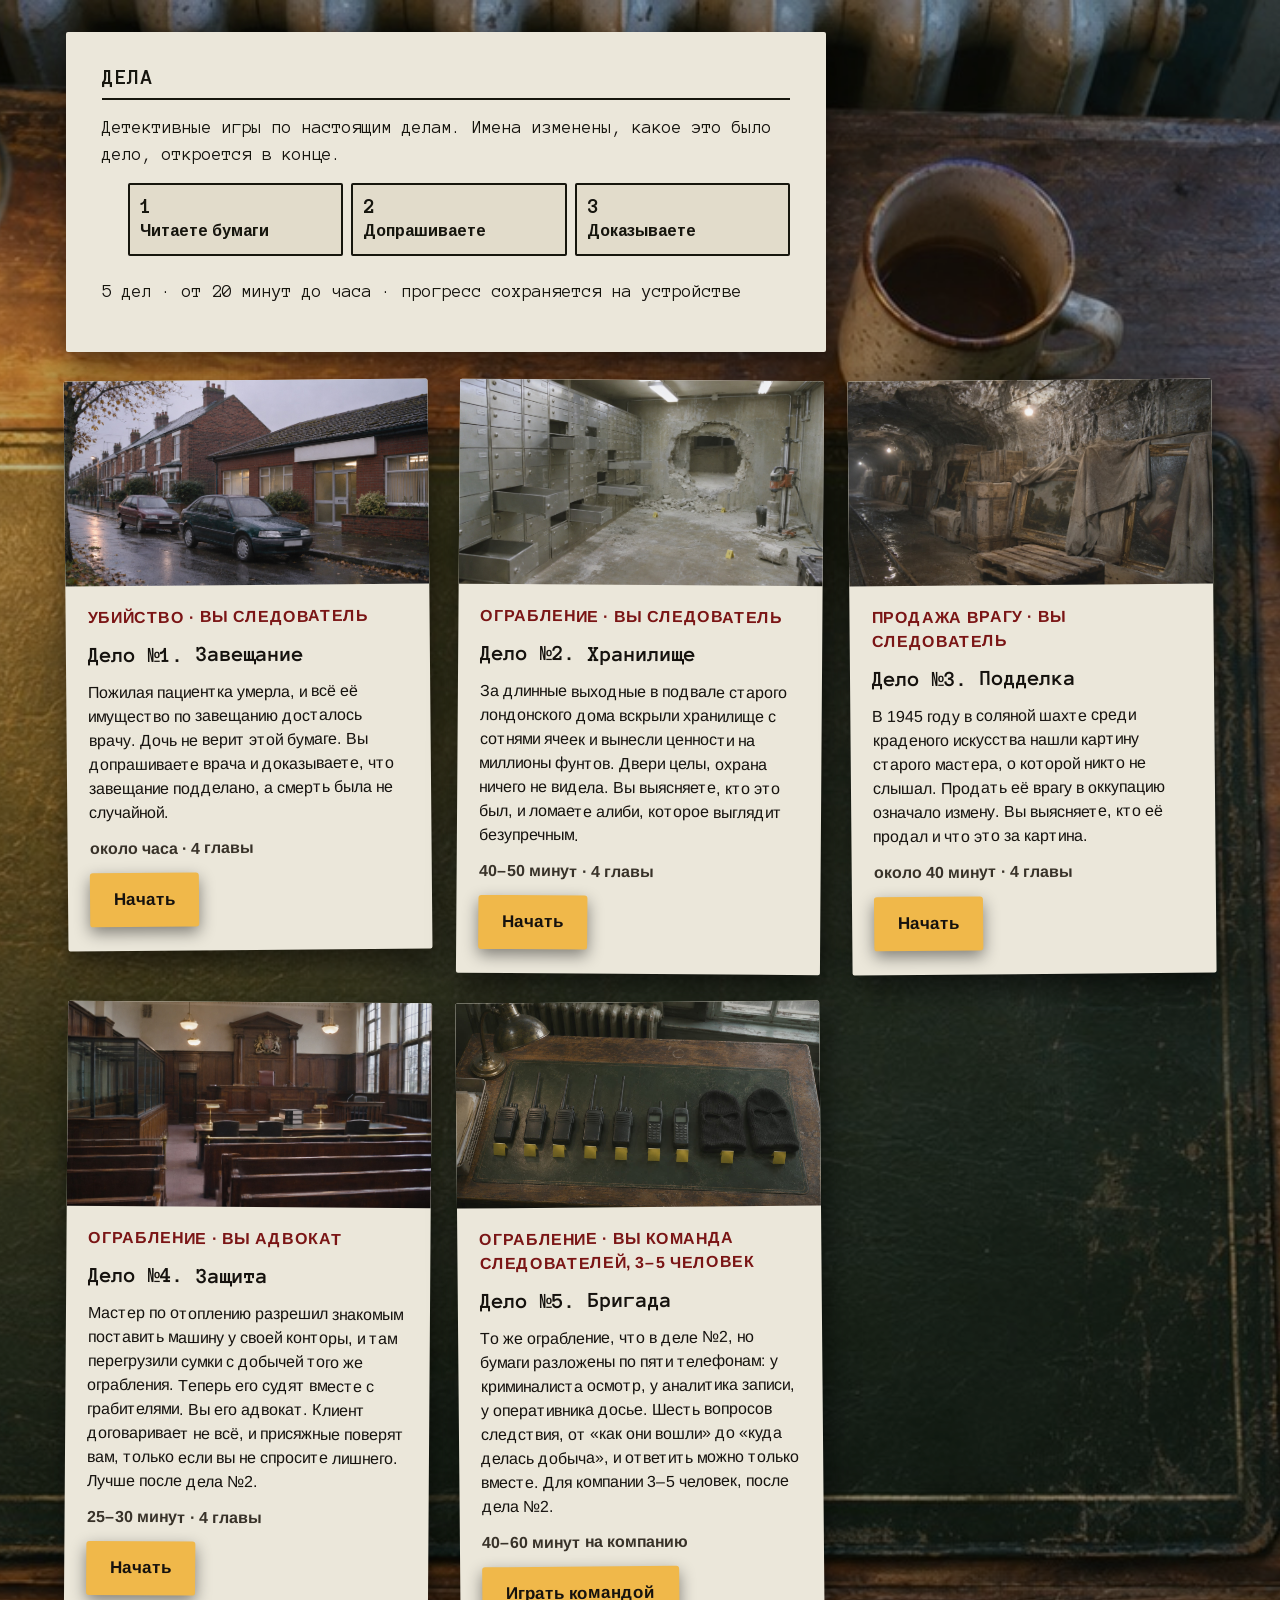
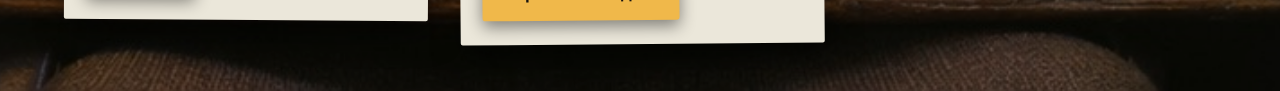
<file: index.html>
<!doctype html>
<html lang="ru">
<head>
<meta charset="utf-8">
<meta name="viewport" content="width=device-width, initial-scale=1, viewport-fit=cover">
<meta name="robots" content="noindex, nofollow, noarchive">
<title>Дело. Игра-расследование</title>
<meta name="description" content="Детективные игры по настоящим делам: читаете документы, допрашиваете, собираете доказательства. Имена изменены, какое это было дело, откроется в конце. Пять дел, одно для компании.">
<meta name="theme-color" content="#16120e">
<meta property="og:type" content="website">
<meta property="og:title" content="Дела. Игры-расследования по настоящим делам">
<meta property="og:description" content="Детективные игры по настоящим делам: читаете документы, допрашиваете, собираете доказательства. Имена изменены, какое это было дело, откроется в конце. Пять дел, одно для компании.">
<meta property="og:image" content="https://varvarayukhina.github.io/shipman-game/img/case-desk.jpg">
<meta property="og:url" content="https://varvarayukhina.github.io/shipman-game/">
<meta name="twitter:card" content="summary_large_image">
<link rel="icon" href="data:image/svg+xml,%3Csvg xmlns='http://www.w3.org/2000/svg' viewBox='0 0 64 64'%3E%3Crect width='64' height='64' rx='8' fill='%2316120e'/%3E%3Crect x='12' y='14' width='40' height='40' rx='2' fill='%23ebe7da'/%3E%3Crect x='18' y='24' width='28' height='4' fill='%2315120e'/%3E%3Crect x='18' y='33' width='28' height='4' fill='%2315120e'/%3E%3Crect x='18' y='42' width='18' height='4' fill='%2315120e'/%3E%3Crect x='30' y='8' width='22' height='12' rx='2' fill='%237a1515' transform='rotate(-8 41 14)'/%3E%3C/svg%3E">
<link rel="stylesheet" href="fonts/fonts.css">
<link rel="stylesheet" href="style.css?v=20261113">
</head>
<body>
<main id="app" tabindex="-1"></main>

<!-- шероховатость машинописи и бумажное зерно: один раз, переиспользуется в CSS -->
<svg width="0" height="0" style="position:absolute" aria-hidden="true" focusable="false">
  <filter id="ink" x="-2%" y="-2%" width="104%" height="104%">
    <feTurbulence type="fractalNoise" baseFrequency="0.8" numOctaves="2" seed="7" result="n"/>
    <feDisplacementMap in="SourceGraphic" in2="n" scale="1.1" xChannelSelector="R" yChannelSelector="G"/>
  </filter>
</svg>

<script src="chapter1.js?v=20261113"></script>
<script src="chapter2.js?v=20261113"></script>
<script src="chapter3.js?v=20261113"></script>
<script src="chapter4.js?v=20261113"></script>
<script src="vault1.js?v=20261113"></script>
<script src="vault2.js?v=20261113"></script>
<script src="vault3.js?v=20261113"></script>
<script src="vault4.js?v=20261113"></script>
<script src="fake1.js?v=20261113"></script>
<script src="fake2.js?v=20261113"></script>
<script src="fake3.js?v=20261113"></script>
<script src="fake4.js?v=20261113"></script>
<script src="defense1.js?v=20261113"></script>
<script src="defensec.js?v=20261113"></script>
<script src="defense2.js?v=20261113"></script>
<script src="defense3.js?v=20261113"></script>
<script src="archive.js?v=20261113"></script>
<script src="guess.js?v=20261113"></script>
<script src="inbox.js?v=20261113"></script>
<script src="team1.js?v=20261113"></script>
<script src="game.js?v=20261113"></script>
</body>
</html>
</file>
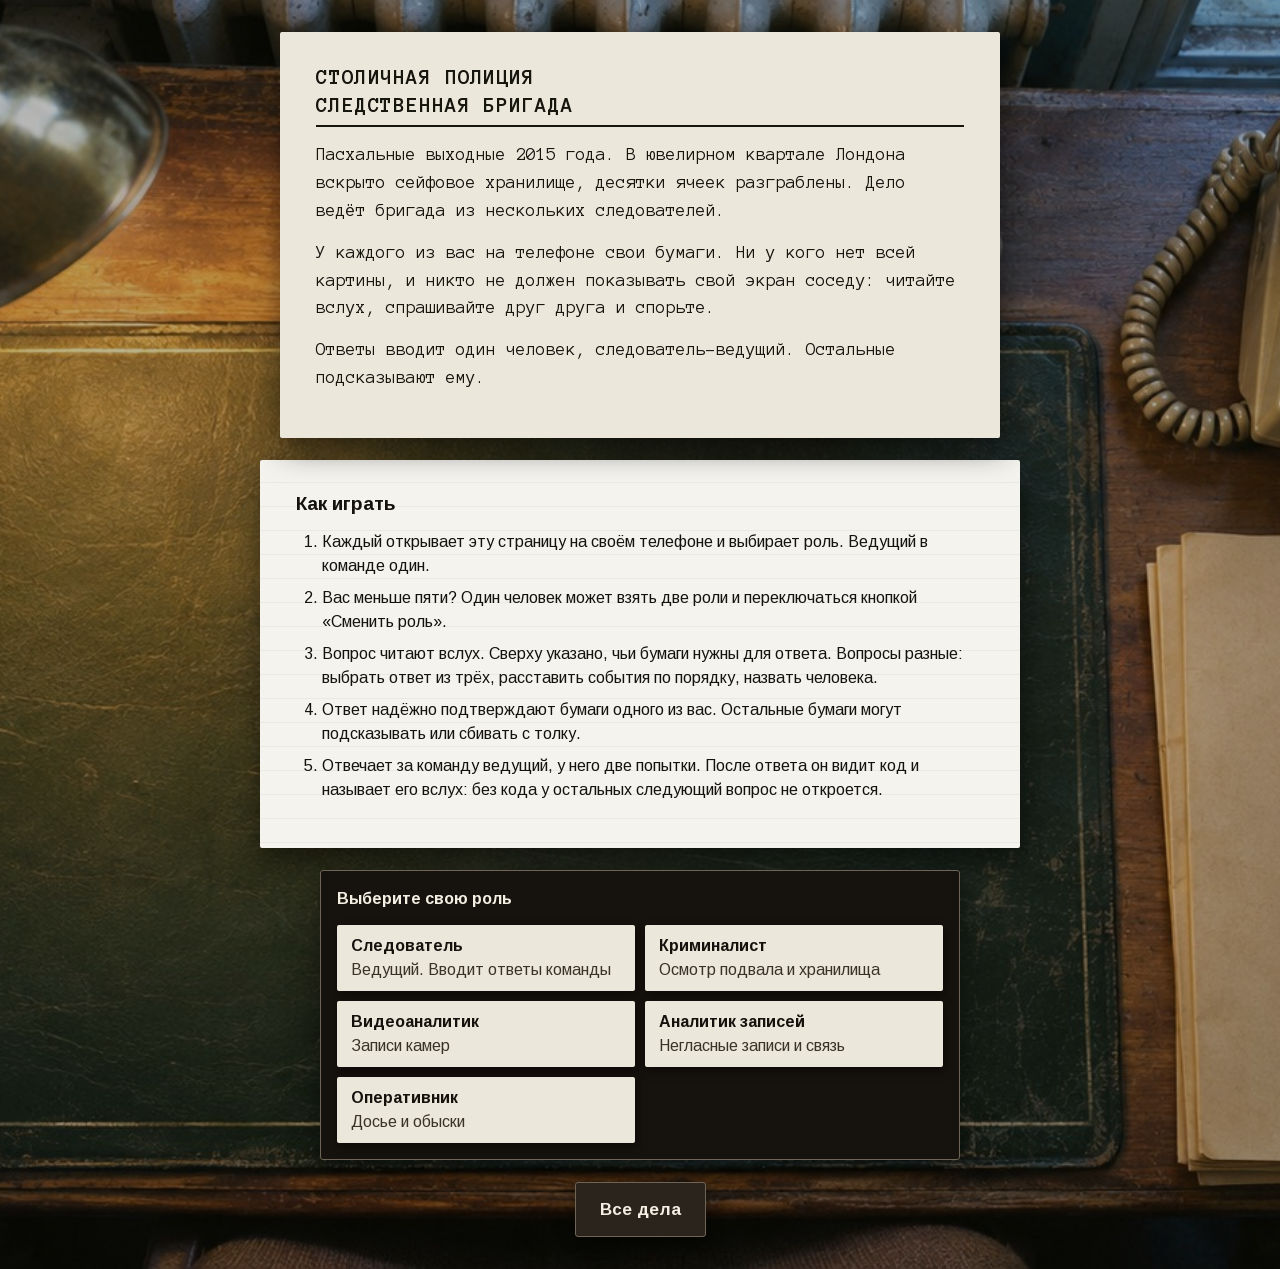
<file: team.html>
<!doctype html>
<html lang="ru">
<head>
<meta charset="utf-8">
<meta name="viewport" content="width=device-width, initial-scale=1, viewport-fit=cover">
<meta name="robots" content="noindex, nofollow, noarchive">
<title>Бригада. Игра-расследование для компании</title>
<meta name="description" content="Командное дело для 3–5 человек: у каждого на телефоне свои бумаги, картина складывается только из всех сразу.">
<meta name="theme-color" content="#16120e">
<meta property="og:type" content="website">
<meta property="og:title" content="Бригада. Игра-расследование для компании">
<meta property="og:description" content="Командное дело для 3–5 человек: у каждого на телефоне свои бумаги, картина складывается только из всех сразу.">
<meta property="og:image" content="https://varvarayukhina.github.io/shipman-game/img/ev-radios.jpg">
<meta property="og:url" content="https://varvarayukhina.github.io/shipman-game/team.html">
<meta name="twitter:card" content="summary_large_image">
<link rel="icon" href="data:image/svg+xml,%3Csvg xmlns='http://www.w3.org/2000/svg' viewBox='0 0 64 64'%3E%3Crect width='64' height='64' rx='8' fill='%2316120e'/%3E%3Crect x='12' y='14' width='40' height='40' rx='2' fill='%23ebe7da'/%3E%3Crect x='18' y='24' width='28' height='4' fill='%2315120e'/%3E%3Crect x='18' y='33' width='28' height='4' fill='%2315120e'/%3E%3Crect x='18' y='42' width='18' height='4' fill='%2315120e'/%3E%3Crect x='30' y='8' width='22' height='12' rx='2' fill='%237a1515' transform='rotate(-8 41 14)'/%3E%3C/svg%3E">
<link rel="stylesheet" href="fonts/fonts.css">
<link rel="stylesheet" href="style.css?v=20261113">
</head>
<body>
<main id="app" tabindex="-1"></main>

<svg width="0" height="0" style="position:absolute" aria-hidden="true" focusable="false">
  <filter id="ink" x="-2%" y="-2%" width="104%" height="104%">
    <feTurbulence type="fractalNoise" baseFrequency="0.8" numOctaves="2" seed="7" result="n"/>
    <feDisplacementMap in="SourceGraphic" in2="n" scale="1.1" xChannelSelector="R" yChannelSelector="G"/>
  </filter>
</svg>

<script src="team1.js?v=20261113"></script>
<script src="team.js?v=20261113"></script>
</body>
</html>
</file>
<file: fonts/fonts.css>
@font-face { font-family: 'Anonymous Pro'; font-style: normal; font-weight: 400; font-display: swap; src: url('AnonymousPro-400-cyrillic.woff2') format('woff2'); unicode-range: U+0301, U+0400-045F, U+0490-0491, U+04B0-04B1, U+2116; }
@font-face { font-family: 'Anonymous Pro'; font-style: normal; font-weight: 400; font-display: swap; src: url('AnonymousPro-400-latin.woff2') format('woff2'); unicode-range: U+0000-00FF, U+0131, U+0152-0153, U+02BB-02BC, U+02C6, U+02DA, U+02DC, U+0304, U+0308, U+0329, U+2000-206F, U+20AC, U+2122, U+2191, U+2193, U+2212, U+2215, U+FEFF, U+FFFD; }
@font-face { font-family: 'Anonymous Pro'; font-style: normal; font-weight: 700; font-display: swap; src: url('AnonymousPro-700-cyrillic.woff2') format('woff2'); unicode-range: U+0301, U+0400-045F, U+0490-0491, U+04B0-04B1, U+2116; }
@font-face { font-family: 'Anonymous Pro'; font-style: normal; font-weight: 700; font-display: swap; src: url('AnonymousPro-700-latin.woff2') format('woff2'); unicode-range: U+0000-00FF, U+0131, U+0152-0153, U+02BB-02BC, U+02C6, U+02DA, U+02DC, U+0304, U+0308, U+0329, U+2000-206F, U+20AC, U+2122, U+2191, U+2193, U+2212, U+2215, U+FEFF, U+FFFD; }
@font-face { font-family: 'Arimo'; font-style: normal; font-weight: 400; font-display: swap; src: url('Arimo-400-cyrillic.woff2') format('woff2'); unicode-range: U+0301, U+0400-045F, U+0490-0491, U+04B0-04B1, U+2116; }
@font-face { font-family: 'Arimo'; font-style: normal; font-weight: 400; font-display: swap; src: url('Arimo-400-latin.woff2') format('woff2'); unicode-range: U+0000-00FF, U+0131, U+0152-0153, U+02BB-02BC, U+02C6, U+02DA, U+02DC, U+0304, U+0308, U+0329, U+2000-206F, U+20AC, U+2122, U+2191, U+2193, U+2212, U+2215, U+FEFF, U+FFFD; }
@font-face { font-family: 'Arimo'; font-style: normal; font-weight: 700; font-display: swap; src: url('Arimo-700-cyrillic.woff2') format('woff2'); unicode-range: U+0301, U+0400-045F, U+0490-0491, U+04B0-04B1, U+2116; }
@font-face { font-family: 'Arimo'; font-style: normal; font-weight: 700; font-display: swap; src: url('Arimo-700-latin.woff2') format('woff2'); unicode-range: U+0000-00FF, U+0131, U+0152-0153, U+02BB-02BC, U+02C6, U+02DA, U+02DC, U+0304, U+0308, U+0329, U+2000-206F, U+20AC, U+2122, U+2191, U+2193, U+2212, U+2215, U+FEFF, U+FFFD; }
@font-face { font-family: 'Tinos'; font-style: normal; font-weight: 400; font-display: swap; src: url('Tinos-400-cyrillic.woff2') format('woff2'); unicode-range: U+0301, U+0400-045F, U+0490-0491, U+04B0-04B1, U+2116; }
@font-face { font-family: 'Tinos'; font-style: normal; font-weight: 400; font-display: swap; src: url('Tinos-400-latin.woff2') format('woff2'); unicode-range: U+0000-00FF, U+0131, U+0152-0153, U+02BB-02BC, U+02C6, U+02DA, U+02DC, U+0304, U+0308, U+0329, U+2000-206F, U+20AC, U+2122, U+2191, U+2193, U+2212, U+2215, U+FEFF, U+FFFD; }
@font-face { font-family: 'Tinos'; font-style: normal; font-weight: 700; font-display: swap; src: url('Tinos-700-cyrillic.woff2') format('woff2'); unicode-range: U+0301, U+0400-045F, U+0490-0491, U+04B0-04B1, U+2116; }
@font-face { font-family: 'Tinos'; font-style: normal; font-weight: 700; font-display: swap; src: url('Tinos-700-latin.woff2') format('woff2'); unicode-range: U+0000-00FF, U+0131, U+0152-0153, U+02BB-02BC, U+02C6, U+02DA, U+02DC, U+0304, U+0308, U+0329, U+2000-206F, U+20AC, U+2122, U+2191, U+2193, U+2212, U+2215, U+FEFF, U+FFFD; }
@font-face { font-family: 'Bad Script'; font-style: normal; font-weight: 400; font-display: swap; src: url('BadScript-400-cyrillic.woff2') format('woff2'); unicode-range: U+0301, U+0400-045F, U+0490-0491, U+04B0-04B1, U+2116; }
@font-face { font-family: 'Bad Script'; font-style: normal; font-weight: 400; font-display: swap; src: url('BadScript-400-latin.woff2') format('woff2'); unicode-range: U+0000-00FF, U+0131, U+0152-0153, U+02BB-02BC, U+02C6, U+02DA, U+02DC, U+0304, U+0308, U+0329, U+2000-206F, U+20AC, U+2122, U+2191, U+2193, U+2212, U+2215, U+FEFF, U+FFFD; }
</file>
<file: style.css>
:root {
  --bar: #16120e;
  --bar-ink: #f4efe3;
  --bar-line: #6f6556;
  --accent: #f0b84a;
  --ink: #15120e;
  --ink-soft: #383229;
  --stamp: #7a1515;
  --p-typed: #ebe7da;
  --p-form: #f4f3ee;
  --p-letter: #f1eee6;
  --ease: cubic-bezier(0.16, 1, 0.3, 1);
}

* { box-sizing: border-box; }
html { color-scheme: dark; }
body {
  margin: 0;
  background: var(--bar);
  color: var(--bar-ink);
  font: 400 16px/1.5 Arimo, 'Helvetica Neue', Arial, sans-serif;
  scrollbar-color: var(--bar-line) var(--bar);
}
::selection { background: var(--accent); color: var(--bar); }
:focus-visible { outline: 3px solid var(--accent); outline-offset: 3px; }
button { font: inherit; color: inherit; }

/* сцена: фото на весь экран, весь текст лежит на сплошных поверхностях */
.scene {
  position: relative;
  min-height: 100dvh;
  display: flex;
  flex-direction: column;
  background: var(--bar) var(--bg) center / cover no-repeat;
}
.scene::before { content: ''; position: absolute; inset: 0; background: rgb(10 8 6 / 0.28); pointer-events: none; }
.scene > * { position: relative; }

.bar {
  position: sticky; top: 0; z-index: 5;
  display: flex; flex-wrap: wrap; gap: 4px 28px;
  padding: 12px max(16px, env(safe-area-inset-left));
  background: var(--bar);
  border-bottom: 1px solid var(--bar-line);
}
.bar__item b { font-weight: 700; margin-right: 6px; }
.num { font-family: 'Anonymous Pro', monospace; font-weight: 700; font-size: 18px; color: var(--accent); font-variant-numeric: tabular-nums; }

.stage { flex: 1; padding: 32px max(16px, env(safe-area-inset-left)); }
.stage--center { display: grid; place-content: center; justify-items: center; gap: 22px; }

/* кнопки */
.btn {
  appearance: none; border: 0; cursor: pointer;
  padding: 14px 24px; border-radius: 3px;
  background: var(--accent); color: var(--bar);
  font-weight: 700; font-size: 17px;
  box-shadow: 0 6px 16px rgb(0 0 0 / 0.45);
  transition: transform 160ms var(--ease), box-shadow 160ms var(--ease);
}
.btn:hover:not(:disabled) { transform: translateY(-2px); box-shadow: 0 10px 20px rgb(0 0 0 / 0.5); }
.btn:disabled { cursor: not-allowed; background: #4a4338; color: var(--bar-ink); box-shadow: none; }
.btn--quiet { background: #2a241c; color: var(--bar-ink); border: 1px solid var(--bar-line); }

/* стол */
.desk { flex: 1; display: grid; gap: 24px; padding: 24px max(16px, env(safe-area-inset-left)); align-items: start; }
@media (min-width: 900px) { .desk { grid-template-columns: minmax(260px, 320px) minmax(0, 1fr); } }
.reader { scroll-margin-top: 64px; }
.sheets { list-style: none; margin: 0; padding: 0; display: grid; gap: 22px; }
.sheets li { position: relative; }
.seen {
  position: absolute; right: -6px; top: -20px; padding: 1px 9px; transform: rotate(3deg);
  background: var(--bar); color: var(--bar-ink); border: 1px solid var(--bar-line);
  font-weight: 700; font-size: 16px; border-radius: 2px;
}

/* лист-кнопка */
.chip {
  display: block; width: 100%; text-align: left; cursor: pointer; border: 0; border-radius: 2px;
  padding: 9px 14px; color: var(--ink);
  background: var(--p-typed);
  box-shadow: 2px 4px 10px rgb(0 0 0 / 0.5);
  transition: transform 160ms var(--ease), box-shadow 160ms var(--ease);
}
.sheets li:nth-child(odd) .chip { transform: rotate(-0.6deg); }
.sheets li:nth-child(even) .chip { transform: rotate(0.5deg); }
.chip:hover { transform: rotate(0) translateY(-2px); box-shadow: 3px 8px 16px rgb(0 0 0 / 0.55); }
.chip[aria-pressed='true'] { outline: 3px solid var(--accent); outline-offset: 2px; transform: rotate(0); }
.chip--form { background: var(--p-form); }
.chip--letter { background: var(--p-letter); }
.chip__t { display: block; font-weight: 700; font-size: 16px; }
.chip__s { display: block; font-size: 16px; color: var(--ink-soft); }

.reader { min-width: 0; display: flex; justify-content: center; }

/* бумага */
.paper {
  width: min(100%, 760px);
  padding: 32px 36px;
  color: var(--ink);
  background: var(--p-typed);
  border-radius: 2px;
  box-shadow: 4px 12px 30px rgb(0 0 0 / 0.55);
  animation: land 240ms var(--ease);
  overflow-wrap: anywhere;
}
@keyframes land { from { transform: translateY(12px) scale(0.985); } }
.paper h1, .paper h2, .paper h3 { margin: 0 0 14px; line-height: 1.25; text-wrap: balance; }
.paper h1 { font-size: 22px; }
.paper h2 { font-size: 19px; }
.paper p { margin: 0 0 12px; max-width: 72ch; }
.paper table { width: 100%; border-collapse: collapse; margin: 0 0 14px; }
.paper th, .paper td { text-align: left; vertical-align: top; padding: 6px 8px; border: 1px solid var(--ink); }
.paper th { font-weight: 700; }
.paper .stamp {
  display: inline-block; padding: 2px 12px; margin: 6px 0 14px; transform: rotate(-3deg);
  border: 2px solid var(--stamp); color: var(--stamp); font-weight: 700; letter-spacing: 0.08em; text-transform: uppercase;
}
.paper .hand { font-family: 'Bad Script', cursive; font-size: 21px; line-height: 1.5; transform: rotate(-1.5deg); display: block; }
.paper .sign { font-family: 'Bad Script', cursive; font-size: 24px; margin-top: 18px; display: block; }

.paper--typed, .paper--transcript { font: 400 18px/1.55 'Anonymous Pro', 'Courier New', monospace; filter: url(#ink); }
.paper--typed h1 { letter-spacing: 0.04em; border-bottom: 2px solid var(--ink); padding-bottom: 6px; }
.paper--memo { max-width: 720px; }
.paper--form { background: var(--p-form); font: 400 16px/1.5 Arimo, Arial, sans-serif; background-image: linear-gradient(rgb(21 18 14 / 0.045) 1px, transparent 1px); background-size: 100% 24px; background-position: 0 70px; }
.paper--form h1 { border-bottom: 3px double var(--ink); padding-bottom: 8px; font: 700 18px/1.25 'Anonymous Pro', 'Courier New', monospace; letter-spacing: 0.06em; text-transform: uppercase; }
.paper--letter { background: var(--p-letter); font: 400 18px/28px Tinos, 'Times New Roman', serif; background-image: repeating-linear-gradient(transparent 0 27px, rgb(21 18 14 / 0.09) 27px 28px); background-position: 0 32px; }
.paper--letter p { margin: 0 0 28px; }

/* допрос */
.room { flex: 1; display: grid; gap: 20px; padding: 20px max(16px, env(safe-area-inset-left)); align-items: start; }
@media (min-width: 900px) { .room { grid-template-columns: minmax(0, 1.1fr) minmax(0, 0.9fr); } }
.paper--transcript { width: 100%; max-height: calc(100dvh - 120px); overflow: auto; background: var(--p-typed); }
.paper--transcript p { margin: 0 0 10px; }
.paper--transcript .cop { padding-left: 3ch; }
.tray { background: var(--bar); border: 1px solid var(--bar-line); border-radius: 3px; padding: 16px; display: grid; gap: 14px; box-shadow: 0 12px 30px rgb(0 0 0 / 0.5); }
.tray__t { margin: 0; font-weight: 700; }
.tray__chips { display: grid; gap: 10px; grid-template-columns: repeat(auto-fit, minmax(230px, 1fr)); }

/* низ стола */
.dock {
  position: sticky; bottom: 0; z-index: 5; display: flex; flex-wrap: wrap; align-items: center; gap: 12px 20px;
  padding: 14px max(16px, env(safe-area-inset-left)) max(14px, env(safe-area-inset-bottom));
  background: var(--bar); border-top: 1px solid var(--bar-line);
}

@media (max-width: 899px) { .paper--transcript { max-height: 40dvh; } }
@media (max-width: 600px) {
  .bar__t { display: none; }
  .dock .btn { padding: 12px 16px; }
  .paper { padding: 24px 20px; }
  .bar { padding-block: 8px; row-gap: 0; column-gap: 20px; }
  .dock { padding-block: 10px; }
  .dock .btn { flex: 1 1 100%; }
}
@media (prefers-reduced-motion: reduce) { *, *::before, *::after { animation: none !important; transition: none !important; } }

.paper .typed { font: 400 18px/1.55 'Anonymous Pro', 'Courier New', monospace; letter-spacing: 0.02em; filter: url(#ink); }

.paper--transcript .mark { margin: 0 0 14px; }
.paper--transcript .mark .stamp { margin: 0; }
.paper--transcript .loss { font-weight: 700; color: var(--stamp); }

/* ---------- главы 2–3 ---------- */
.chip--photo { background: #fbfaf6; }
.chip--printout { background: var(--p-form); }
.tray__p { margin: 0; }
.paper--transcript .note { padding-left: 3ch; color: var(--ink-soft); }

/* фото-приложение к делу */
.paper--photo { background: var(--p-letter); padding: 20px; }
.photo { margin: 0 0 16px; padding: 10px 10px 12px; background: #fbfaf6; box-shadow: 0 3px 10px rgb(0 0 0 / 0.35); transform: rotate(-0.5deg); }
.photo img { display: block; width: 100%; height: auto; }
.photo figcaption { padding-top: 8px; font: 400 16px/1.4 Arimo, Arial, sans-serif; }

/* распечатка на матричном принтере: бумага с перфорацией и зелёными полосами */
.paper--printout {
  position: relative; width: min(100%, 860px); padding: 28px 56px;
  font: 400 17px/1.5 'Anonymous Pro', 'Courier New', monospace; filter: url(#ink);
  background: var(--p-form);
}
.paper--printout::before, .paper--printout::after {
  content: ''; position: absolute; top: 0; bottom: 0; width: 28px;
  background: radial-gradient(circle at 14px 14px, var(--bar) 0 4.5px, transparent 5px) 0 0 / 28px 28px repeat-y;
}
.paper--printout::before { left: 0; }
.paper--printout::after { right: 0; }
.paper--printout .hand { filter: none; }

.paper .log { border-collapse: collapse; margin: 6px 0 16px; }
.paper .log caption { text-align: left; padding: 0 0 8px; font-weight: 700; }
.paper .log th { border: 0; border-bottom: 2px solid var(--ink); padding: 6px 10px; white-space: nowrap; }
.paper .log td { border: 0; padding: 8px 10px; }
.log td[data-l='В карте'], .log td[data-l='Сохранено'] { white-space: nowrap; }
.log tbody tr:nth-child(odd) td { background: #e1ebd6; }
.log tbody tr.flag td { background: #f1c9c1; }
.log--pick tbody tr.on td { background: #f7e7a6; }
.log--pick tbody tr.ok td, .log--pick tbody tr.miss td { background: #f1c9c1; }
.log--pick tbody tr.bad td { background: #d9d4c6; }

.pick {
  appearance: none; cursor: pointer; min-height: 44px; min-width: 8.5em; padding: 6px 10px; border-radius: 2px;
  border: 2px solid var(--ink); background: var(--p-form); color: var(--ink);
  font: 700 16px/1.2 Arimo, Arial, sans-serif; text-align: left; white-space: nowrap;
}
.pick:hover:not(:disabled) { background: #f7e7a6; }
.pick[aria-pressed='true']:not(:disabled) { background: var(--ink); color: var(--p-form); }
.pick:disabled { cursor: default; border-style: dashed; background: transparent; }
.audit { flex: 1; display: flex; justify-content: center; align-items: start; padding: 24px max(16px, env(safe-area-inset-left)); }
.audit__res { margin: 0; font-weight: 700; }

/* хронология лентой: шкала времени слева направо, карточки под своим часом, на телефоне листается вбок */
.tl { flex: 1; display: grid; gap: 20px; padding: 20px max(16px, env(safe-area-inset-left)); align-items: start; width: 100%; max-width: 1180px; margin: 0 auto; }
.tl > * { min-width: 0; }
.tl .paper { width: 100%; }
.tray { scroll-margin-top: 72px; }
.slots { scroll-margin-top: 150px; }
.slots { list-style: none; margin: 14px 0 0; padding: 4px 0 12px; display: grid; grid-auto-flow: column; grid-auto-columns: minmax(200px, 1fr); gap: 0 12px; overflow-x: auto; scroll-snap-type: x proximity; scroll-padding: 0 8px; scrollbar-width: thin; }
.slot { position: relative; scroll-snap-align: start; display: grid; gap: 10px; align-content: start; min-height: 150px; padding: 0 0 6px; border-top: 3px solid var(--ink); }
.slot::before { content: ''; position: absolute; left: 0; top: -3px; width: 3px; height: 16px; background: var(--ink); }
.slot__t { padding: 6px 0 0 8px; font: 700 20px/1.15 'Anonymous Pro', 'Courier New', monospace; }
.slot__body { display: block; padding: 8px 10px; border: 2px solid var(--ink); border-radius: 2px; background: var(--p-form); }
.slot__body b { display: block; }
.slot__src { display: block; color: var(--ink-soft); }
.slot__btn {
  appearance: none; cursor: pointer; min-height: 44px; padding: 8px 12px; border: 2px dashed var(--ink); border-radius: 2px;
  background: transparent; color: var(--ink); font: 700 16px/1.2 Arimo, Arial, sans-serif; text-align: left;
}
.slot > .slot__btn { min-height: 64px; width: 100%; }
.slot__btn:hover:not(:disabled) { background: #e6dfc9; }
.slot__btn:disabled { cursor: default; }
.slot--set .slot__body { background: #e1ebd6; }
.slot--gap { border-top-style: dotted; }
.slot--gap .slot__body { border-style: dotted; color: var(--ink-soft); }
.tl__pick { position: sticky; top: 76px; z-index: 2; margin: 0 0 12px; padding: 10px 12px; background: #f7e7a6; border: 2px solid var(--ink); border-radius: 2px; }
.tl__msg { min-height: 1.5em; margin: 14px 0 0; font-weight: 700; }

@media (max-width: 700px) {
  .paper--printout { padding: 22px 40px; }
  .paper--printout::before, .paper--printout::after { width: 20px; background-size: 20px 28px; background-position: 0 0; }
  .paper .log thead { display: none; }
  .paper .log tr, .paper .log td { display: block; }
  .paper .log td { padding: 2px 6px; }
  .paper .log td[data-l]::before { content: attr(data-l) ': '; font-weight: 700; }
  .paper .log td:first-child { padding-top: 8px; }
  .paper .log td:last-child { padding-bottom: 8px; }
  .slots { grid-auto-columns: minmax(78%, 1fr); }
}

/* экран «дальше платно» */
.paywall { width: min(100%, 560px); }
.paywall p:last-child { margin-bottom: 0; font-weight: 700; }

/* разбор дела */
.paper ol { margin: 0 0 14px; padding-left: 1.6em; }
.paper li { margin-bottom: 8px; }
.paper--memo h2 { margin-top: 24px; padding-top: 10px; border-top: 2px solid var(--ink); font: 700 17px/1.3 'Anonymous Pro', 'Courier New', monospace; letter-spacing: 0.06em; text-transform: uppercase; }
.paper--memo p { margin: 0 0 14px; text-wrap: pretty; }
.file-tag { display: inline-block; margin: 0 0 14px; padding: 2px 10px; border: 2px solid var(--stamp); color: var(--stamp); font: 700 16px/1.4 'Anonymous Pro', 'Courier New', monospace; letter-spacing: 0.06em; text-transform: uppercase; transform: rotate(-1.5deg); }
.photo--attach { position: relative; width: min(100%, 440px); margin: 6px 0 18px; transform: rotate(-1.2deg); }
.photo--attach::before { content: ''; position: absolute; top: -14px; left: 26px; width: 16px; height: 44px; border: 3px solid #70767b; border-radius: 9px; transform: rotate(-8deg); z-index: 1; }

/* «Это было на самом деле» в конце главы */
.paper .real { margin: 18px 0 0; }
.paper .real .stamp { display: block; width: fit-content; margin: 0 0 10px; }
a.btn { display: inline-block; text-decoration: none; }

.sr-only { position: absolute; width: 1px; height: 1px; margin: -1px; padding: 0; overflow: hidden; clip: rect(0 0 0 0); white-space: nowrap; border: 0; }

/* телефон боком: мало высоты, поэтому панели компактнее, а допрос и стол в две колонки */
@media (orientation: landscape) and (max-height: 520px) {
  .bar { padding-block: 6px; }
  .dock { padding-block: 8px; }
  .dock .btn { padding: 10px 18px; }
  .room, .desk { grid-template-columns: minmax(0, 1fr) minmax(0, 1fr); }
  .desk { grid-template-columns: minmax(200px, 0.7fr) minmax(0, 1.3fr); }
  .paper--transcript { max-height: calc(100dvh - 150px); }
  .tray { max-height: calc(100dvh - 150px); overflow: auto; }
}

/* первый вопрос, уведомления и недоступные документы */
.notice { margin: 0; padding: 10px max(16px, env(safe-area-inset-left)); background: #f7e7a6; color: var(--ink); font-weight: 700; border-bottom: 2px solid var(--ink); }
.chip:disabled { cursor: not-allowed; background: #cfc8b8; box-shadow: none; transform: none; }

/* каталог дел */
.catalog { flex: 1; display: grid; gap: 28px; align-content: start; padding: 32px max(16px, env(safe-area-inset-left)) 48px; max-width: 1180px; margin: 0 auto; width: 100%; }
.catalog__head { width: 100%; max-width: 760px; }
.cases { display: grid; gap: 28px; grid-template-columns: repeat(auto-fit, minmax(300px, 1fr)); align-items: start; }
.case { background: var(--p-typed); color: var(--ink); box-shadow: 4px 12px 30px rgb(0 0 0 / 0.55); border-radius: 2px; overflow: hidden; }
.case:nth-child(odd) { transform: rotate(-0.5deg); }
.case:nth-child(even) { transform: rotate(0.4deg); }
.case img { display: block; width: 100%; height: auto; aspect-ratio: 16 / 9; object-fit: cover; }
.case__body { padding: 20px 22px 24px; display: grid; gap: 12px; justify-items: start; }
.case h2 { margin: 0; font: 700 22px/1.25 'Anonymous Pro', 'Courier New', monospace; }
.case p { margin: 0; }
.case .case__tag { font-weight: 700; color: var(--stamp); text-transform: uppercase; letter-spacing: 0.04em; }
.case .case__facts { font-weight: 700; color: var(--ink-soft); }

/* командная игра: папки, картотека, запрос бумаги */
.files, .cab-stage { flex: 1; display: grid; gap: 20px; align-content: start; justify-items: center; padding: 20px max(16px, env(safe-area-inset-left)) 28px; }
.files > *, .cab-stage > * { width: min(100%, 760px); }
.files__h { margin: 0; padding: 10px 14px; font-size: 19px; text-wrap: balance; background: var(--bar); border: 1px solid var(--bar-line); border-radius: 3px; }
.files__nav { display: flex; flex-wrap: wrap; gap: 10px; }

.fld { display: grid; }
.fld__tabs { display: flex; flex-wrap: wrap; gap: 4px; padding: 0 12px; margin-bottom: -1px; position: relative; z-index: 1; }
.fld__tab {
  appearance: none; border: 0; cursor: pointer; text-align: left;
  min-height: 44px; padding: 10px 16px; border-radius: 10px 10px 0 0;
  background: #c4a76b; color: var(--ink); font-weight: 700; font-size: 16px;
  box-shadow: inset 0 -8px 8px -8px rgb(0 0 0 / 0.45);
}
.fld__tab[aria-pressed='true'] { background: #e8d29a; box-shadow: none; }
.fld__body { background: #e8d29a; padding: 16px 14px 14px; border-radius: 4px; box-shadow: 4px 12px 30px rgb(0 0 0 / 0.55); }
.fld__paper { width: 100%; position: relative; padding: 28px 22px 22px; box-shadow: 0 2px 8px rgb(0 0 0 / 0.35); }
.fld__paper::before {
  content: ''; position: absolute; top: -12px; right: 26px; width: 16px; height: 44px;
  border: 3px solid #70767b; border-radius: 9px; transform: rotate(7deg); pointer-events: none;
}
.fld__acts { display: flex; flex-wrap: wrap; gap: 10px; margin-top: 14px; }
.fld__acts .btn { min-height: 44px; padding: 10px 18px; font-size: 16px; }
.fld__empty { background: var(--p-form); }

.cab {
  display: grid; grid-template-columns: repeat(2, minmax(0, 1fr)); gap: 10px; padding: 14px;
  background: linear-gradient(#4e5754, #363d3b); border: 2px solid #1d211f; border-radius: 6px; box-shadow: 0 14px 34px rgb(0 0 0 / 0.6);
}
@media (min-width: 700px) { .cab { grid-template-columns: repeat(3, minmax(0, 1fr)); } }
.drawer {
  appearance: none; border: 0; cursor: pointer; position: relative; text-align: left; color: var(--ink);
  min-height: 118px; padding: 10px 8px 38px; border-radius: 4px;
  background: linear-gradient(#b4bcb8, #8a928e);
  box-shadow: inset 0 2px 0 rgb(255 255 255 / 0.4), inset 0 -3px 0 rgb(0 0 0 / 0.3), 0 3px 6px rgb(0 0 0 / 0.4);
  transition: transform 160ms var(--ease);
}
.drawer::after {
  content: ''; position: absolute; left: 50%; bottom: 12px; width: 60px; height: 12px; margin-left: -30px; border-radius: 6px;
  background: linear-gradient(#ece7d6, #8d8670); box-shadow: 0 2px 3px rgb(0 0 0 / 0.5);
}
.drawer:hover:not(:disabled) { transform: translateY(-3px); }
.drawer:disabled { cursor: not-allowed; filter: brightness(0.72); }
.drawer__label { display: grid; gap: 2px; background: #efe6c8; border: 1px solid #5d5640; border-radius: 2px; padding: 8px 10px; }
.drawer__n { font: 700 22px/1 'Anonymous Pro', monospace; }
.drawer__t { font-weight: 700; font-size: 16px; line-height: 1.25; }
.drawer__s { font-size: 16px; color: var(--ink-soft); }
.drawer--fav { background: linear-gradient(#e9c46f, #bb953c); }

.ask { background: var(--bar); border: 1px solid var(--bar-line); border-radius: 3px; padding: 16px; display: grid; gap: 14px; box-shadow: 0 12px 30px rgb(0 0 0 / 0.5); }
.ask__h { margin: 0; font-size: 18px; }
.ask__row { display: grid; gap: 8px; }
.ask__who { margin: 0; }
.ask__need { display: inline-block; margin-left: 8px; padding: 0 8px; border: 1px solid var(--accent); color: var(--accent); border-radius: 2px; font-size: 16px; }
.ask__tabs { display: flex; flex-wrap: wrap; gap: 8px; }
.ask__tab { appearance: none; cursor: pointer; min-height: 44px; padding: 8px 14px; border: 1px solid var(--bar-line); border-radius: 3px; background: #2a241c; color: var(--bar-ink); font-weight: 700; }
.ask__tab[aria-pressed='true'] { outline: 3px solid var(--accent); outline-offset: 2px; }
.req { background: var(--p-form); color: var(--ink); border: 3px solid var(--accent); border-radius: 2px; padding: 14px 16px; box-shadow: 3px 8px 20px rgb(0 0 0 / 0.5); }
.req p { margin: 0 0 8px; }
.req--in { border-color: var(--stamp); }
.req__s { color: var(--ink-soft); }
.req__note { margin: 10px 0 0; font-weight: 700; }

/* картотека в делах №1–4: комнаты, ящики, папки, проверка хронологии */
.archive { flex: 1; display: grid; gap: 20px; align-content: start; justify-items: center; padding: 20px max(16px, env(safe-area-inset-left)) 28px; }
.archive > * { width: min(100%, 760px); }
.rooms { display: flex; flex-wrap: wrap; gap: 8px; }
.rooms__btn { appearance: none; cursor: pointer; min-height: 44px; padding: 8px 16px; border: 1px solid var(--bar-line); border-radius: 3px; background: var(--bar); color: var(--bar-ink); font-weight: 700; font-size: 16px; }
.rooms__btn[aria-pressed='true'] { background: var(--accent); color: var(--bar); border-color: var(--accent); }
.fld__tt { display: block; }
.fld__ts { display: block; font-weight: 400; font-size: 16px; color: var(--ink); }
.slot--ok .slot__body { background: #d3e6c3; }
.slot__btn--undo { margin-top: 8px; min-height: 44px; padding: 8px 14px; }
.tl__msg { padding: 10px 12px; background: #efe9d3; border: 2px solid var(--ink); border-radius: 2px; min-height: 0; }

.fld__fig { margin: 0 0 14px; color: var(--ink); }
.fld__fig figcaption { color: var(--ink); }

/* досье и разбор главы */
.bar__btn { appearance: none; cursor: pointer; margin-left: auto; min-height: 44px; padding: 6px 16px; border: 1px solid var(--accent); border-radius: 3px; background: transparent; color: var(--accent); font-weight: 700; font-size: 16px; }
.bar__btn:hover { background: var(--accent); color: var(--bar); }
.has-dossier { overflow: hidden; }
.dossier { position: fixed; inset: 0; z-index: 30; display: flex; align-items: flex-end; justify-content: center; background: rgb(8 6 4 / 0.82); }
.dossier__sheet { width: min(100%, 860px); max-height: 94dvh; overflow: auto; display: grid; gap: 14px; align-content: start; padding: 16px max(16px, env(safe-area-inset-left)) 28px; background: var(--bar); border: 1px solid var(--bar-line); border-radius: 8px 8px 0 0; box-shadow: 0 -10px 40px rgb(0 0 0 / 0.6); }
@media (min-width: 900px) { .dossier { align-items: center; } .dossier__sheet { border-radius: 8px; max-height: 88dvh; } }
.dossier__head { display: flex; align-items: center; justify-content: space-between; gap: 12px; }
.dossier__head h2 { margin: 0; font-size: 22px; }
.dossier .paper { width: 100%; }
.known { margin: 0; padding: 0; list-style: none; display: grid; gap: 10px; }
.known li { background: var(--p-form); color: var(--ink); padding: 12px 14px; border-radius: 2px; }
.debrief { width: min(100%, 720px); }
.debrief__list { margin: 0 0 12px; padding: 0; list-style: none; display: grid; gap: 12px; }
.debrief__item { padding: 10px 12px; background: #efe9d3; border: 2px solid var(--ink); border-radius: 2px; }
.debrief__mark { display: inline-block; margin-right: 6px; padding: 0 10px; border: 2px solid var(--ink); border-radius: 2px; font-weight: 700; text-transform: uppercase; letter-spacing: 0.04em; font-size: 16px; }
.debrief__mark--ok { background: #d3e6c3; }
.debrief__mark--miss { background: #f3d6c8; }
.debrief__total { margin: 0; font-weight: 700; }
.stage__note { margin: 0; padding: 8px 14px; text-align: center; background: var(--bar); border: 1px solid var(--bar-line); border-radius: 3px; }
.dossier .fld__tabs { flex-wrap: nowrap; overflow-x: auto; padding-bottom: 0; scrollbar-width: thin; }
.dossier .fld__tab { flex: 0 0 auto; max-width: 75vw; }
.debrief__mark--skip { background: #e4e0d2; }

/* входящие, «вы остановились здесь», паспорт */
.toast { position: fixed; left: max(12px, env(safe-area-inset-left)); right: max(12px, env(safe-area-inset-right)); bottom: calc(96px + env(safe-area-inset-bottom)); z-index: 25; display: flex; gap: 0; max-width: 520px; margin: 0 auto; background: var(--bar); border: 2px solid var(--accent); border-radius: 6px; box-shadow: 0 10px 30px rgb(0 0 0 / 0.6); animation: land 240ms var(--ease); }
.toast__main { flex: 1; min-height: 56px; padding: 8px 14px; text-align: left; cursor: pointer; background: transparent; border: 0; color: var(--bar-ink); font-size: 16px; }
.toast__main b { display: block; color: var(--accent); }
.toast__x { min-width: 56px; min-height: 56px; cursor: pointer; background: transparent; border: 0; border-left: 1px solid var(--bar-line); color: var(--bar-ink); font-size: 28px; }
.dossier__sub { margin: 0; font-size: 18px; }
.msg { background: var(--p-form); color: var(--ink); padding: 14px; border-radius: 2px; box-shadow: 0 2px 8px rgb(0 0 0 / 0.35); }
.msg p { margin: 0 0 10px; }
.msg__meta { font-size: 16px; color: var(--ink-soft); }
.msg__bubble { display: inline-block; max-width: 92%; padding: 12px 16px; background: #dfe6d8; border: 2px solid var(--ink); border-radius: 18px 18px 18px 4px; font-size: 18px; }
.msg__text { font-size: 18px; }
.msg audio { width: 100%; min-height: 44px; }
.cctv { position: relative; margin: 0 0 12px; background: #000; }
.cctv img { display: block; width: 100%; height: auto; filter: grayscale(1) contrast(1.15) brightness(0.9); }
.cctv__cam, .cctv__time { position: absolute; top: 8px; padding: 2px 10px; background: #000; color: #f4efe3; font: 700 16px/1.4 'Anonymous Pro', monospace; letter-spacing: 0.04em; }
.cctv__cam { left: 8px; }
.cctv__time { right: 8px; display: flex; align-items: center; gap: 8px; }
.cctv__rec { width: 12px; height: 12px; border-radius: 50%; background: #e0302c; }
.passport { width: min(100%, 720px); }
.passport__t { margin: 0 0 12px; font-weight: 700; }
.passport__rows { margin: 0 0 14px; padding: 0; list-style: none; display: grid; gap: 10px; }
.passport__rows li { display: flex; flex-wrap: wrap; align-items: center; gap: 6px 12px; padding: 8px 12px; background: #efe9d3; border: 2px solid var(--ink); border-radius: 2px; }
.passport__l { min-width: 8.5em; }
.passport__sq { display: inline-flex; gap: 6px; }
.passport__sq i { width: 22px; height: 22px; border: 3px solid var(--ink); background: #ebe7da; }
.passport__sq i.on { background: #2f6b2f; }
.passport__sq i.mid { background: linear-gradient(to bottom, #ebe7da 50%, #b8862a 50%); }
.passport__key { margin: 0 0 12px; font-size: 16px; }
.req__note { padding: 8px 14px; background: var(--p-form); border: 2px solid var(--ink); color: var(--ink); }

/* команда: вопросы «по порядку» и «кто это», код между вопросами */
.tray__chips--names { grid-template-columns: repeat(auto-fit, minmax(120px, 1fr)); }
.chip--flat { cursor: default; }
.sheets li .chip--flat, .chip--flat:hover { transform: none; box-shadow: 2px 4px 10px rgb(0 0 0 / 0.5); }
.unlock { display: flex; flex-wrap: wrap; align-items: center; gap: 8px 12px; }
.unlock__l { font-weight: 700; }
.unlock__in { width: 4.5em; min-height: 48px; padding: 6px 10px; border: 2px solid var(--bar-line); border-radius: 3px; background: var(--bar-ink); color: var(--ink); font: 700 22px/1 'Anonymous Pro', 'Courier New', monospace; text-align: center; letter-spacing: 0.1em; }
.unlock__help { margin: 0; width: 100%; font-size: 16px; }
.paper--transcript .code { padding: 10px 12px; border: 2px solid var(--ink); background: #f7e7a6; font-weight: 700; }
.paper--transcript .code .num { color: var(--stamp); font-size: 22px; }

/* хронология: слот «не было» для события-приманки */
.slot--bin { border-top-style: dashed; }
.slot--bin .slot__body { border-style: dashed; background: #f3efe2; }
.slot--bin .slot__t { font-size: 17px; }

/* финал дела: раскрытие внутри финала, разбор после опроса «правда или придумано» */
.reveal { width: min(100%, 720px); }
.quiz { width: min(100%, 720px); }
.quiz__list { margin: 0 0 12px; padding-left: 1.4em; display: grid; gap: 12px; }
.quiz__item p { margin: 0 0 8px; }
.quiz__btns { display: flex; flex-wrap: wrap; gap: 8px; }
.quiz__res { margin: 0; }

/* телефон боком: панели не должны съедать треть экрана */
@media (max-height: 500px) {
  .bar { padding: 6px max(16px, env(safe-area-inset-left)); gap: 2px 20px; }
  .bar__btn { min-height: 36px; padding: 2px 12px; }
  .dock { padding: 8px max(16px, env(safe-area-inset-left)) max(8px, env(safe-area-inset-bottom)); gap: 8px 14px; }
  .dock .btn { padding: 9px 16px; }
  .paper--transcript { max-height: 60dvh; }
}

.catalog__how { list-style: none; margin: 4px 0 14px; padding: 0; display: grid; grid-template-columns: repeat(3, minmax(0, 1fr)); gap: 8px; font: 700 16px/1.3 Arimo, Arial, sans-serif; }
.catalog__how li { display: grid; gap: 4px; padding: 10px 10px 12px; background: #e2dccb; border: 2px solid var(--ink); border-radius: 2px; }
.catalog__how b { font: 700 22px/1 'Anonymous Pro', 'Courier New', monospace; }
.catalog__how li { overflow-wrap: normal; hyphens: none; }
@media (max-width: 520px) { .catalog__how { grid-template-columns: 1fr; gap: 6px; } .catalog__how li { grid-template-columns: 32px 1fr; align-items: center; padding: 8px 12px; } }

/* финал главы: полоса глав и три карточки (итог, разбор, паспорт); на телефоне листаются вбок */
.progress { display: flex; flex-wrap: wrap; align-items: center; gap: 8px 14px; width: 100%; max-width: 1080px; padding: 8px 14px; background: var(--bar); border: 1px solid var(--bar-line); border-radius: 3px; font-weight: 700; }
.segs { display: flex; gap: 6px; margin: 0; padding: 0; list-style: none; flex: 1; min-width: 140px; }
.segs li { flex: 1; height: 14px; border: 2px solid var(--bar-ink); border-radius: 2px; }
.segs li.on { background: var(--accent); border-color: var(--accent); }
.cards { display: flex; gap: 16px; width: 100%; max-width: 1080px; overflow-x: auto; scroll-snap-type: x mandatory; scroll-padding: 0 8px; padding: 6px 4px 14px; align-items: start; scrollbar-width: thin; }
.card { flex: 0 0 min(86%, 340px); scroll-snap-align: start; width: auto; padding: 24px 22px; animation: none; }
.card h1 { font-size: 20px; }
.card .debrief__list { gap: 8px; }
.card__k { margin: 0 0 12px; padding: 2px 10px; display: inline-block; border: 2px solid var(--ink); font: 700 16px/1.4 'Anonymous Pro', 'Courier New', monospace; letter-spacing: 0.1em; text-transform: uppercase; }
.card .file-tag { display: block; width: fit-content; }
@media (min-width: 1100px) { .cards { justify-content: center; } }

/* поворот: одна бумага крупно, скрепка, штамп даты и печать поверх текста */
.kicker { margin: 0; align-self: flex-start; padding: 4px 10px; border: 2px solid var(--accent); color: var(--accent); font: 700 16px/1.3 'Anonymous Pro', 'Courier New', monospace; letter-spacing: 0.1em; text-transform: uppercase; background: var(--bar); }
.turn-doc { position: relative; width: min(100%, 600px); padding: 48px 34px 36px; transform: rotate(-0.8deg); box-shadow: 8px 20px 40px rgb(0 0 0 / 0.65); }
.turn-doc.paper--printout { padding-left: 56px; padding-right: 56px; }
.turn-doc h1 { padding-right: 96px; }
.turn-doc .hand { margin-top: 18px; color: #2b2560; }
.clip { position: absolute; left: 28px; top: -14px; width: 16px; height: 46px; border: 3px solid #70767b; border-radius: 9px; transform: rotate(-6deg); }
.datestamp { position: absolute; right: 26px; top: 14px; padding: 2px 10px; transform: rotate(5deg); border: 2px solid #2b3a7a; color: #2b3a7a; font: 700 16px/1.4 'Anonymous Pro', 'Courier New', monospace; letter-spacing: 0.06em; white-space: nowrap; }
.stamp-big { position: absolute; right: 14px; top: 86px; max-width: 70%; padding: 6px 14px; transform: rotate(-12deg); border: 4px solid var(--stamp); color: var(--stamp); font: 700 26px/1.1 'Anonymous Pro', 'Courier New', monospace; letter-spacing: 0.1em; text-transform: uppercase; opacity: 0.82; mix-blend-mode: multiply; -webkit-mask-image: radial-gradient(ellipse at 30% 40%, #000 55%, transparent 100%), radial-gradient(ellipse at 80% 70%, #000 50%, transparent 100%); mask-image: radial-gradient(ellipse at 30% 40%, #000 55%, transparent 100%), radial-gradient(ellipse at 80% 70%, #000 50%, transparent 100%); }
@media (max-width: 600px) { .turn-doc { padding: 44px 20px 28px; } .turn-doc.paper--printout { padding-left: 40px; padding-right: 40px; } .turn-doc h1 { padding-right: 0; margin-top: 10px; } .stamp-big { font-size: 22px; top: 44px; right: 10px; } .datestamp { right: 14px; top: 10px; } }

/* допросная: кадр комнаты, состояние подозреваемого, печать и дрожь листа */
.room--suspect { grid-template-areas: 'sus' 'proto' 'tray'; }
@media (min-width: 900px) { .room--suspect { grid-template-columns: minmax(0, 1.1fr) minmax(0, 0.9fr); grid-template-areas: 'sus tray' 'proto tray'; align-items: start; } }
.suspect { grid-area: sus; position: relative; margin: 0; border: 8px solid #2a241c; border-radius: 3px; box-shadow: 0 14px 34px rgb(0 0 0 / 0.6); overflow: hidden; background: #000; }
.suspect img { display: block; width: 100%; height: auto; aspect-ratio: 16 / 6; object-fit: cover; transition: filter 400ms var(--ease); }
.suspect[data-state='1'] img { filter: contrast(1.2) saturate(1.15) brightness(0.9); }
.suspect[data-state='2'] img { filter: grayscale(0.85) brightness(0.62) contrast(1.1); }
.suspect__state { display: flex; flex-wrap: wrap; justify-content: space-between; align-items: center; gap: 6px 12px; padding: 8px 12px; background: var(--bar); color: var(--bar-ink); font-weight: 700; }
.suspect__meter { display: flex; flex-wrap: wrap; gap: 4px; }
.suspect__meter i { font-style: normal; padding: 2px 10px; border: 1px solid var(--bar-line); border-radius: 2px; }
.suspect__meter i.on { background: var(--accent); color: var(--bar); border-color: var(--accent); }
.room--suspect .paper--transcript { grid-area: proto; }
.room--suspect .tray { grid-area: tray; }
.shake { animation: shake 420ms var(--ease); }
@keyframes shake { 0%, 100% { transform: translateX(0); } 20% { transform: translateX(-7px) rotate(-0.4deg); } 40% { transform: translateX(6px); } 60% { transform: translateX(-4px) rotate(0.3deg); } 80% { transform: translateX(3px); } }
.mark--new .stamp { animation: stampin 320ms var(--ease); }
@keyframes stampin { from { transform: rotate(-3deg) scale(1.6); opacity: 0; } 70% { transform: rotate(-3deg) scale(0.96); opacity: 1; } }

/* карта места: фото с точками, подпись к выбранной точке */
.map { width: min(100%, 860px); }
.map__fig { position: relative; margin: 0 0 14px; transform: none; padding: 0; box-shadow: none; background: transparent; }
.map__fig img { display: block; width: 100%; height: auto; }
.pin { position: absolute; width: 36px; height: 36px; margin: -18px 0 0 -18px; padding: 0; border: 3px solid #fbfaf6; border-radius: 50%; background: var(--bar); color: var(--bar-ink); font: 700 16px/1 'Anonymous Pro', 'Courier New', monospace; cursor: pointer; box-shadow: 0 4px 10px rgb(0 0 0 / 0.5); }
.pin[aria-pressed='true'] { border-color: var(--accent); transform: scale(1.15); }
.pin--on { background: var(--accent); color: var(--bar); }
.pin--ok { background: #2f6b2f; color: #fff; }
.pin--miss { background: var(--stamp); color: #fff; }
.pin--bad { background: #cfc8b8; color: var(--ink); border-style: dashed; }
.map__pop { padding: 12px 14px; margin: 0 0 12px; background: #efe9d3; border: 2px solid var(--ink); border-radius: 2px; }
.map__pop b { display: block; margin-bottom: 4px; }
.map__pop p { margin: 0 0 8px; }
.map__src { color: var(--ink-soft); }
.map .tl__msg { margin: 0; }

/* входящее сверху и конверт со ставкой */
.boss { width: min(100%, 720px); margin: 12px auto 0; border: 3px solid var(--accent); }
.boss .msg__meta { margin-bottom: 6px; }
.boss .quiz__btns .slot__btn { flex: 1 1 200px; }
.envelope { width: min(100%, 720px); }

/* мир дела №3: бумага 1945 года, синие чернила, печать министерства */
body[data-world='w45'] { --p-typed: #e2d2a4; --p-form: #e6d9b4; --p-letter: #e9dcb9; --ink: #1b1a2e; --ink-soft: #33304a; --stamp: #2b2f66; --accent: #d9ae4c; }
body[data-world='w45'] .scene { background-color: #5a4a2c; background-blend-mode: multiply; }
body[data-world='w45'] .scene::before { background: rgb(40 28 8 / 0.35); }
body[data-world='w45'] .paper { background-image: radial-gradient(ellipse at 50% 50%, transparent 55%, rgb(90 60 20 / 0.28) 100%), radial-gradient(circle at 12% 18%, rgb(120 80 30 / 0.22) 0 6px, transparent 7px), radial-gradient(circle at 78% 70%, rgb(120 80 30 / 0.18) 0 9px, transparent 10px), radial-gradient(circle at 60% 12%, rgb(120 80 30 / 0.15) 0 4px, transparent 5px); box-shadow: 6px 14px 30px rgb(0 0 0 / 0.6); }
body[data-world='w45'] .paper--form { background-image: linear-gradient(rgb(27 26 46 / 0.06) 1px, transparent 1px), radial-gradient(ellipse at 50% 50%, transparent 55%, rgb(90 60 20 / 0.22) 100%); }
body[data-world='w45'] .paper--typed, body[data-world='w45'] .paper--transcript { color: #232140; }
body[data-world='w45'] .paper--typed h1 { font: 700 20px/1.3 Tinos, 'Times New Roman', serif; letter-spacing: 0.14em; text-transform: uppercase; border-top: 1px solid var(--ink); border-bottom: 1px solid var(--ink); padding: 8px 0; text-align: center; }
body[data-world='w45'] .paper .hand, body[data-world='w45'] .paper .sign { color: #2a2a55; }
body[data-world='w45'] .bar__item b { color: #d9c08a; }
body[data-world='w45'] .chip, body[data-world='w45'] .case { background: var(--p-typed); }
body[data-world='w45'] .paper--memo { position: relative; padding-bottom: 120px; }
body[data-world='w45'] .paper--memo::after { content: ''; position: absolute; right: 22px; bottom: 16px; width: 120px; height: 120px; transform: rotate(-14deg); opacity: 0.75; mix-blend-mode: multiply; background: url("data:image/svg+xml,%3Csvg xmlns='http://www.w3.org/2000/svg' viewBox='0 0 128 128'%3E%3Cdefs%3E%3Cpath id='p' d='M64,64 m-46,0 a46,46 0 1,1 92,0 a46,46 0 1,1 -92,0'/%3E%3C/defs%3E%3Ccircle cx='64' cy='64' r='60' fill='none' stroke='%232b2f66' stroke-width='3'/%3E%3Ccircle cx='64' cy='64' r='40' fill='none' stroke='%232b2f66' stroke-width='1.5'/%3E%3Ctext font-family='serif' font-size='11' font-weight='700' fill='%232b2f66' letter-spacing='1.5'%3E%3CtextPath href='%23p'%3EMINISTERIE VAN JUSTITIE · AFDELING KUNST · 'S-GRAVENHAGE ·%3C/textPath%3E%3C/text%3E%3Ctext x='64' y='60' text-anchor='middle' font-family='serif' font-size='12' font-weight='700' fill='%232b2f66'%3EGEZIEN%3C/text%3E%3Ctext x='64' y='76' text-anchor='middle' font-family='monospace' font-size='11' fill='%232b2f66'%3E1945%3C/text%3E%3C/svg%3E") center / contain no-repeat; -webkit-mask-image: linear-gradient(115deg, #000 35%, transparent 52%, #000 64%, #000 80%, transparent 100%); mask-image: linear-gradient(115deg, #000 35%, transparent 52%, #000 64%, #000 80%, transparent 100%); pointer-events: none; }
</file>
